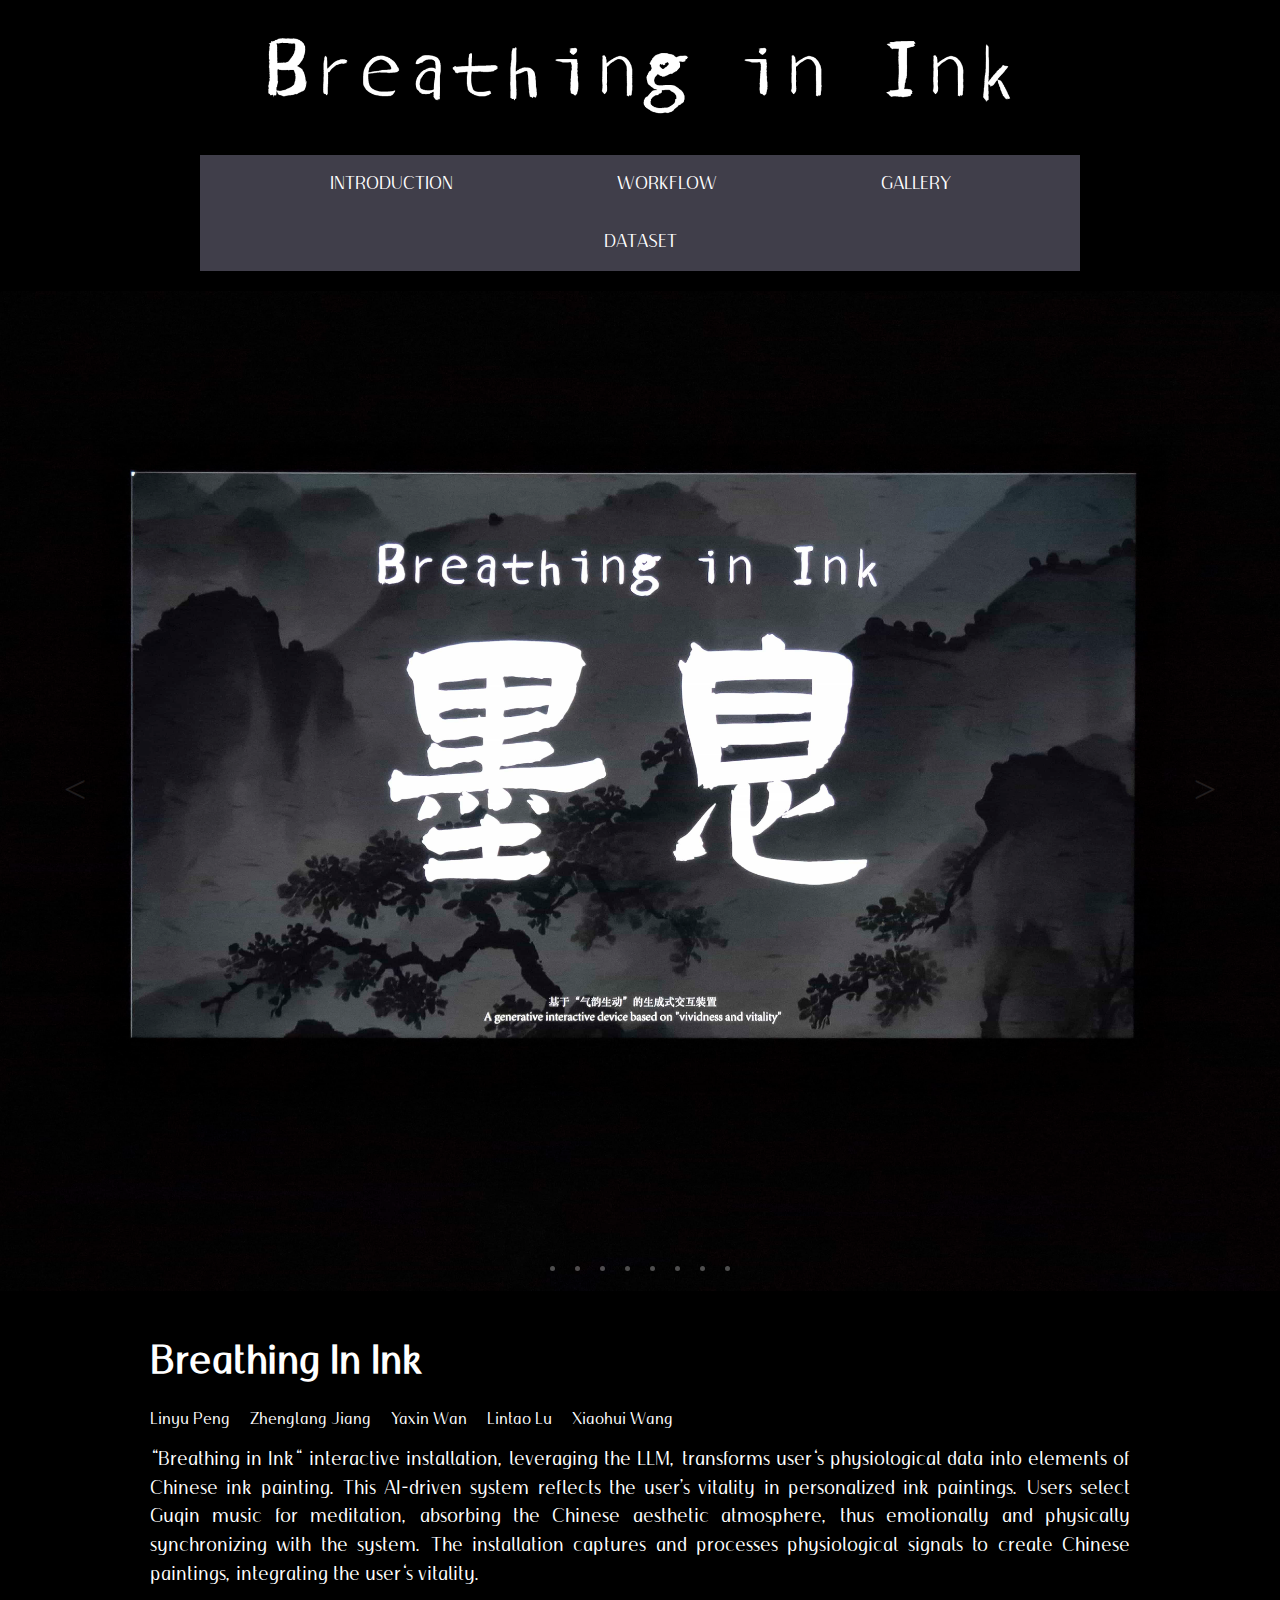
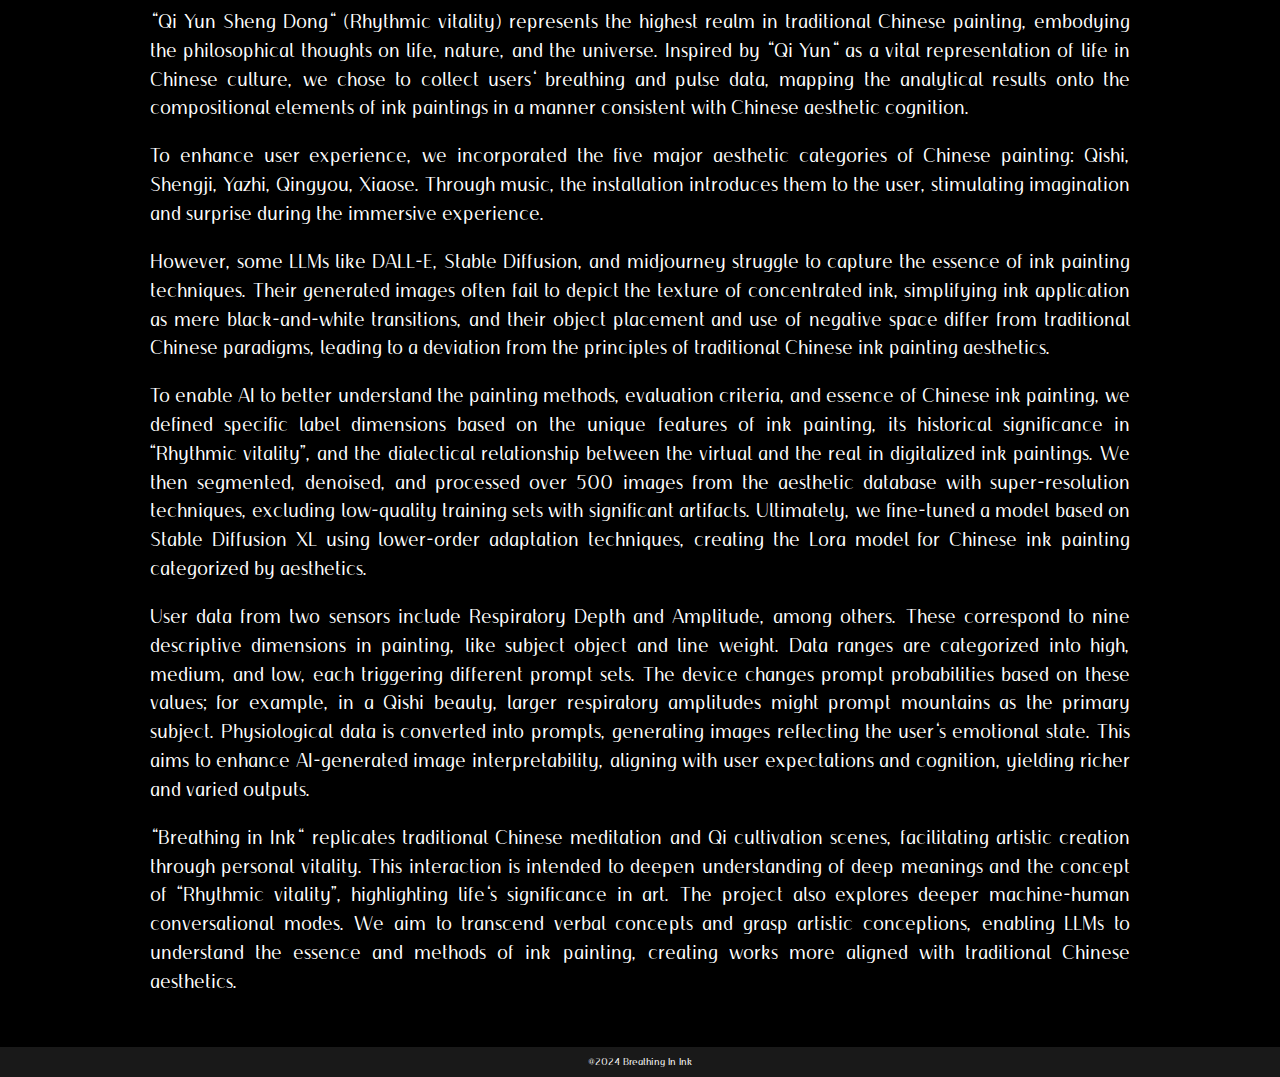
<file: index.html>
<!DOCTYPE html>
<html lang="en">
<head>
    <meta charset="UTF-8">
    <meta name="viewport" content="width=device-width, initial-scale=1.0">
    <title>Breathing In Ink</title>
    <link rel="stylesheet" href="./style.css">
    
</head>
<body>
    <div class="header">
        <img class="header-title" src="./img/title.png" alt="">
        <ul>
            <li><a href="./index.html">INTRODUCTION</a></li>
            <li><a href="./workflow.html">WORKFLOW</a></li>
            <li><a href="./gallery.html">GALLERY</a></li>
            <li><a href="./dataset.html">DATASET</a></li>
        </ul>
    </div>

    <div class="carousel">
        <div class="img-container">
            <img src="./img/img_1.JPG" alt="Image 1">
            <img src="./img/img_2.JPG" alt="Image 2">
            <img src="./img/img_3.JPG" alt="Image 3">
            <img src="./img/img_4.JPG" alt="Image 4">
            <img src="./img/img_5.JPG" alt="Image 5">
            <img src="./img/img_6.jpg" alt="Image 6">
            <img src="./img/img_7.jpg" alt="Image 7">
            <img src="./img/img_8.jpg" alt="Image 8">
            
        </div>

        <div class="shift">
            <div class="btn left" onclick="leftshift()">&lt;</div>
            <div class="btn right" onclick="rightshift()">&gt;</div>
        </div>

        <div class="bottom">
            <div class="indicator" onclick="setIndex(0)"></div>
            <div class="indicator" onclick="setIndex(1)"></div>
            <div class="indicator" onclick="setIndex(2)"></div>
            <div class="indicator" onclick="setIndex(3)"></div>
            <div class="indicator" onclick="setIndex(4)"></div>
            <div class="indicator" onclick="setIndex(5)"></div>
            <div class="indicator" onclick="setIndex(6)"></div>
            <div class="indicator" onclick="setIndex(7)"></div>
        </div>
    </div>
    
    <div class="main-container">
        <div class="text-content">
            <h2 >Breathing In Ink</h2>
            <p>Linyu Peng&nbsp;&nbsp;&nbsp;&nbsp;&nbsp;Zhenglang Jiang&nbsp;&nbsp;&nbsp;&nbsp;&nbsp;Yaxin Wan&nbsp;&nbsp;&nbsp;&nbsp;&nbsp;Lintao Lu&nbsp;&nbsp;&nbsp;&nbsp;&nbsp;Xiaohui Wang</p>
            <div class="text-introduction">
                <p>"Breathing in Ink" interactive installation, leveraging the LLM, transforms user's physiological data into elements of Chinese ink painting. This AI-driven system reflects the user’s vitality in personalized ink paintings. Users select Guqin music for meditation, absorbing the Chinese aesthetic atmosphere, thus emotionally and physically synchronizing with the system. The installation captures and processes physiological signals to create Chinese paintings, integrating the user's vitality.</p>
                <p>"Qi Yun Sheng Dong" (Rhythmic vitality) represents the highest realm in traditional Chinese painting, embodying the philosophical thoughts on life, nature, and the universe. Inspired by "Qi Yun" as a vital representation of life in Chinese culture, we chose to collect users' breathing and pulse data, mapping the analytical results onto the compositional elements of ink paintings in a manner consistent with Chinese aesthetic cognition.</p>
                <p>To enhance user experience, we incorporated the five major aesthetic categories of Chinese painting: Qishi, Shengji, Yazhi, Qingyou, Xiaose. Through music, the installation introduces them to the user, stimulating imagination and surprise during the immersive experience.</p>
                <p>However, some LLMs like DALL-E, Stable Diffusion, and midjourney struggle to capture the essence of ink painting techniques. Their generated images often fail to depict the texture of concentrated ink, simplifying ink application as mere black-and-white transitions, and their object placement and use of negative space differ from traditional Chinese paradigms, leading to a deviation from the principles of traditional Chinese ink painting aesthetics.</p>
                <p>To enable AI to better understand the painting methods, evaluation criteria, and essence of Chinese ink painting, we defined specific label dimensions based on the unique features of ink painting, its historical significance in “Rhythmic vitality”, and the dialectical relationship between the virtual and the real in digitalized ink paintings. We then segmented, denoised, and processed over 500 images from the aesthetic database with super-resolution techniques, excluding low-quality training sets with significant artifacts. Ultimately, we fine-tuned a model based on Stable Diffusion XL using lower-order adaptation techniques, creating the Lora model for Chinese ink painting categorized by aesthetics.</p>
                <p>User data from two sensors include Respiratory Depth and Amplitude, among others. These correspond to nine descriptive dimensions in painting, like subject object and line weight. Data ranges are categorized into high, medium, and low, each triggering different prompt sets. The device changes prompt probabilities based on these values; for example, in a Qishi beauty, larger respiratory amplitudes might prompt mountains as the primary subject. Physiological data is converted into prompts, generating images reflecting the user's emotional state. This aims to enhance AI-generated image interpretability, aligning with user expectations and cognition, yielding richer and varied outputs.</p>
                <p>"Breathing in Ink" replicates traditional Chinese meditation and Qi cultivation scenes, facilitating artistic creation through personal vitality. This interaction is intended to deepen understanding of deep meanings and the concept of “Rhythmic vitality”, highlighting life's significance in art. The project also explores deeper machine-human conversational modes. We aim to transcend verbal concepts and grasp artistic conceptions, enabling LLMs to understand the essence and methods of ink painting, creating works more aligned with traditional Chinese aesthetics.</p>

            </div>
        </div>
    </div>

    <div class="footer">

        <p>@2024 Breathing In Ink</p>

    </div>

    <script src="./js/slideshow.js"></script>
    
</body>
</html>
</file>
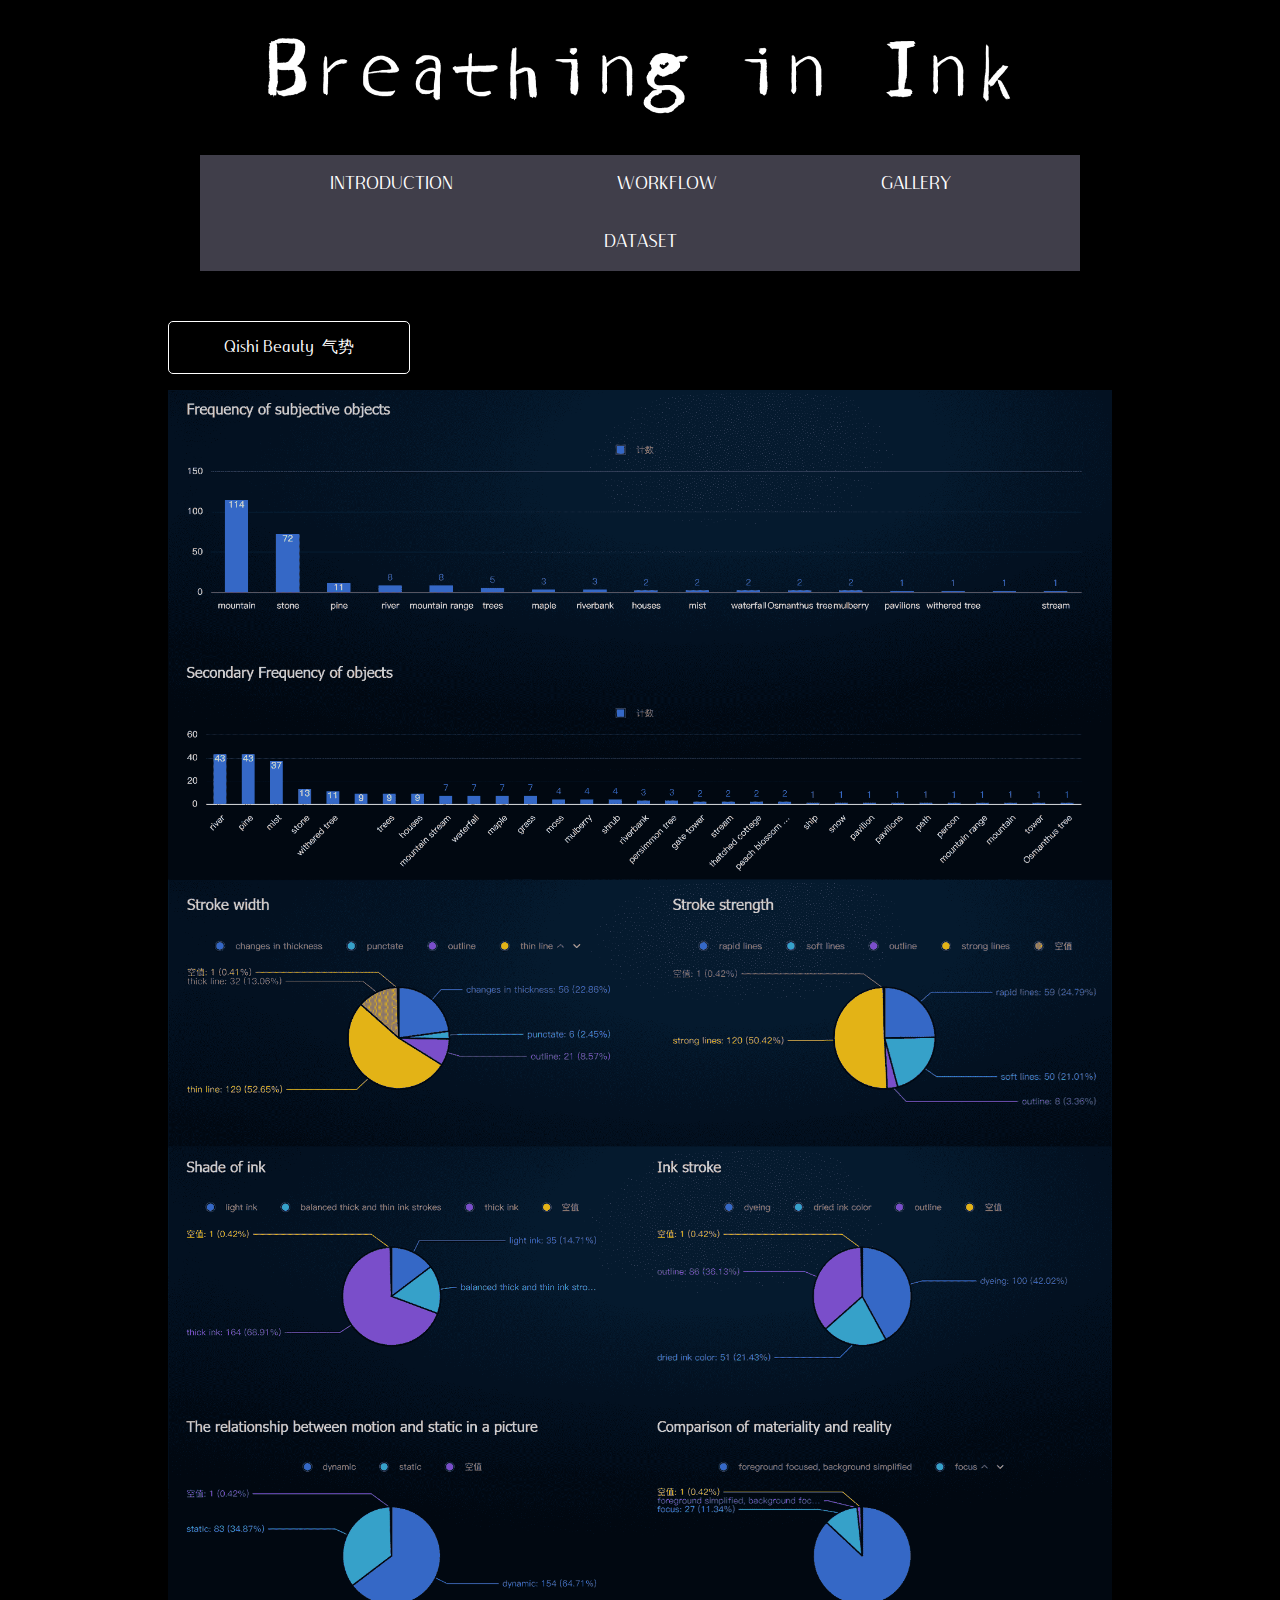
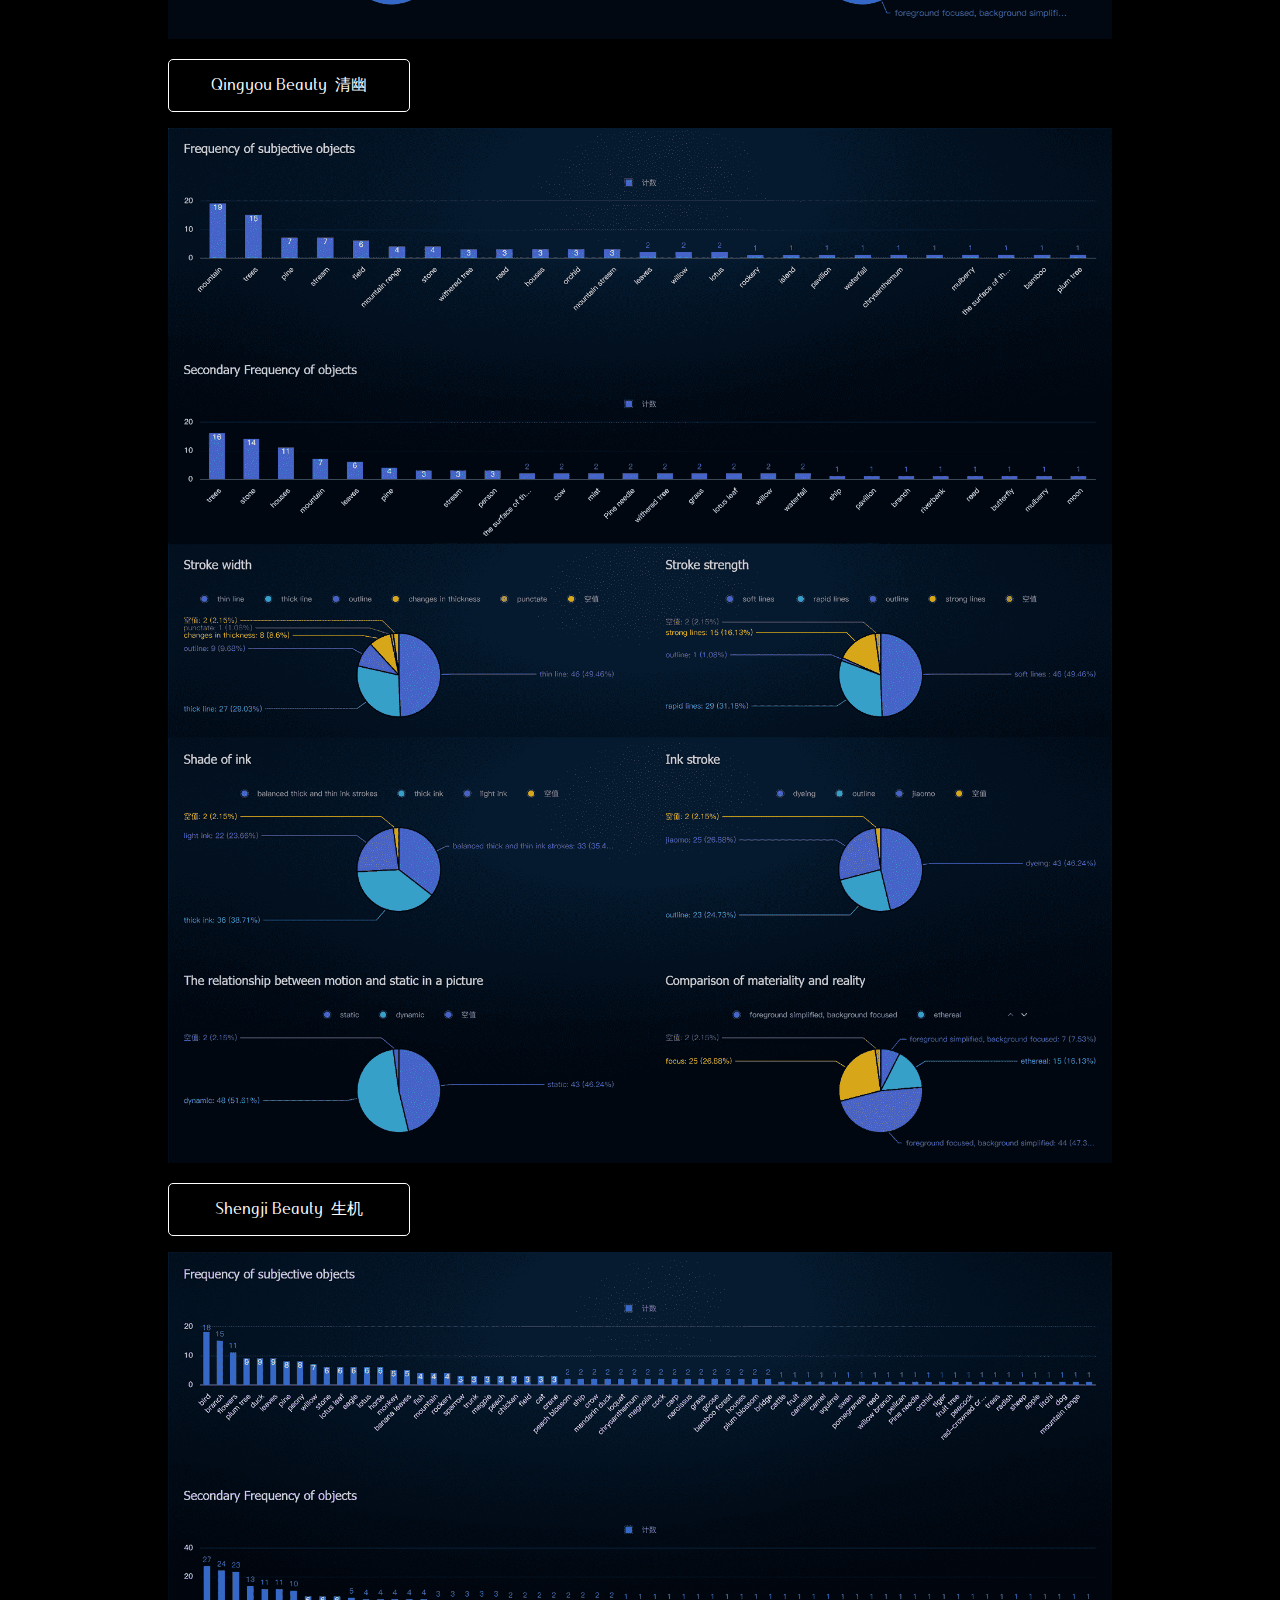
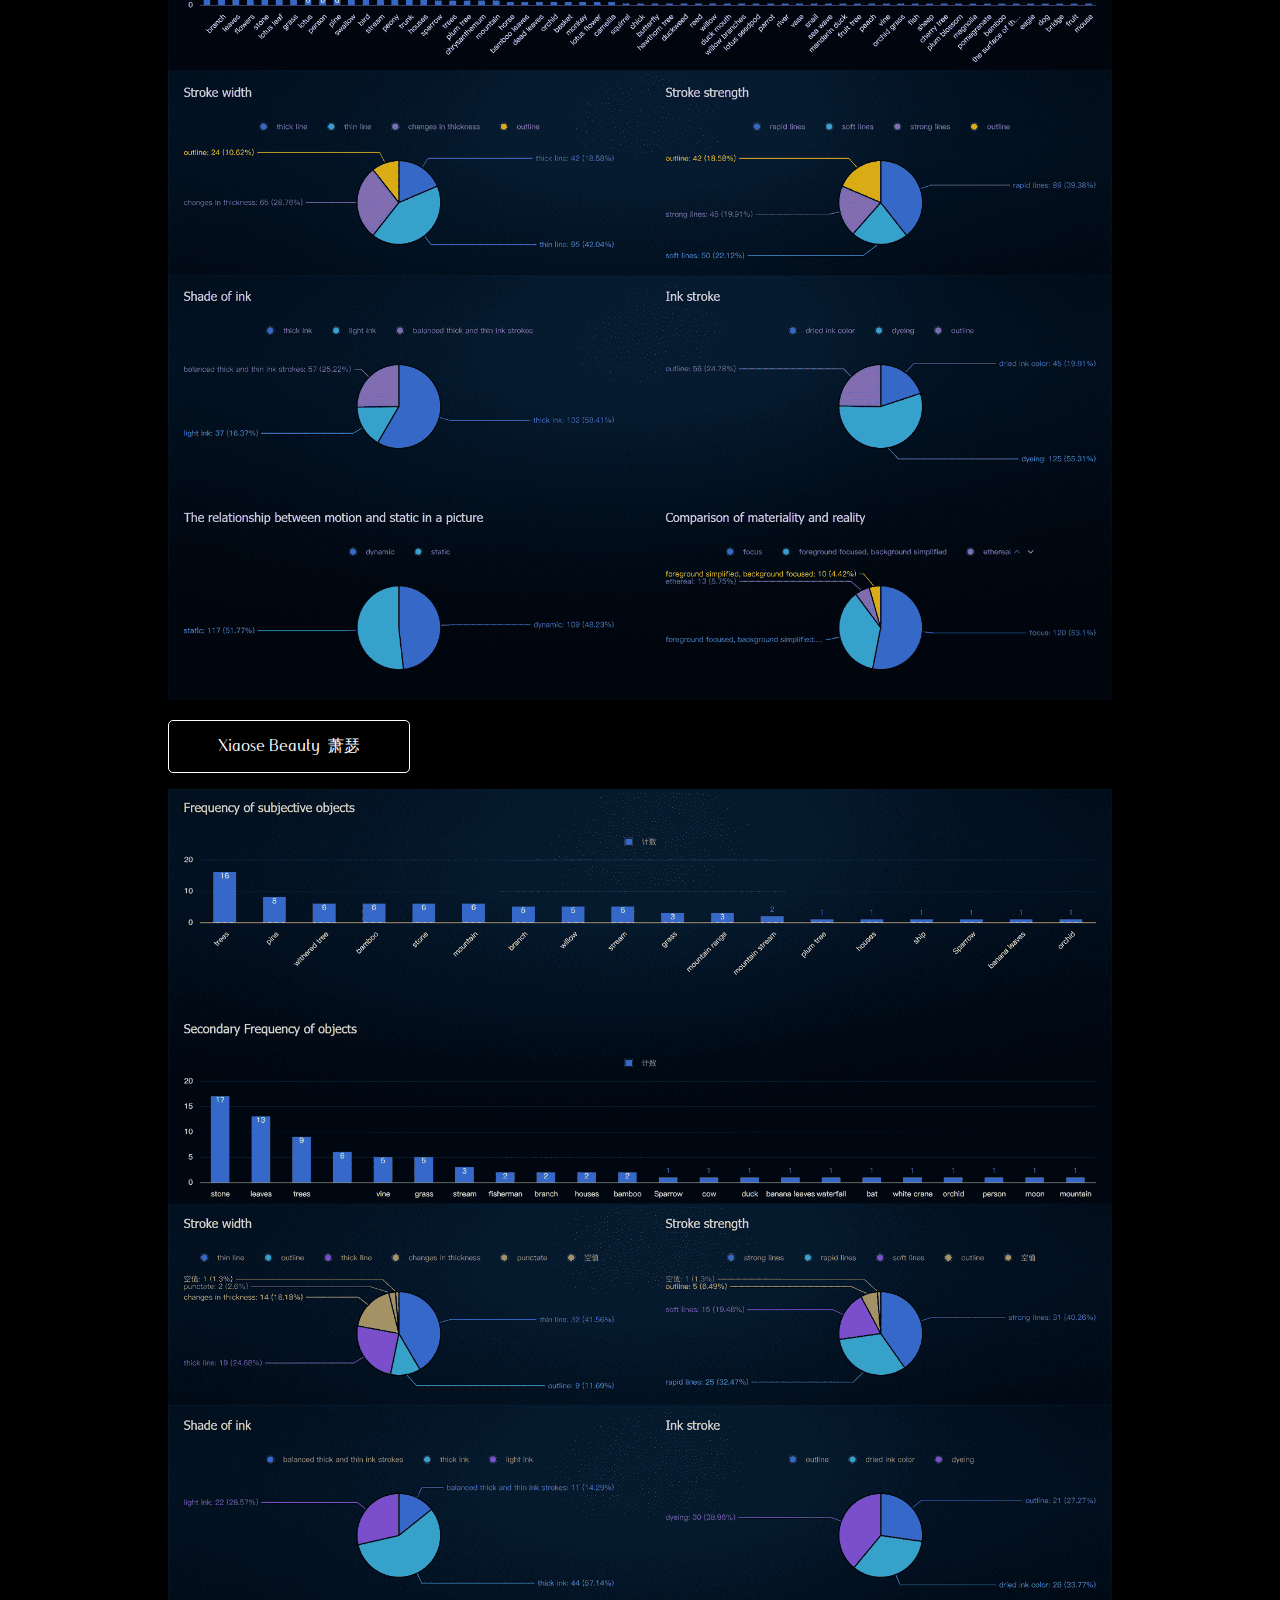
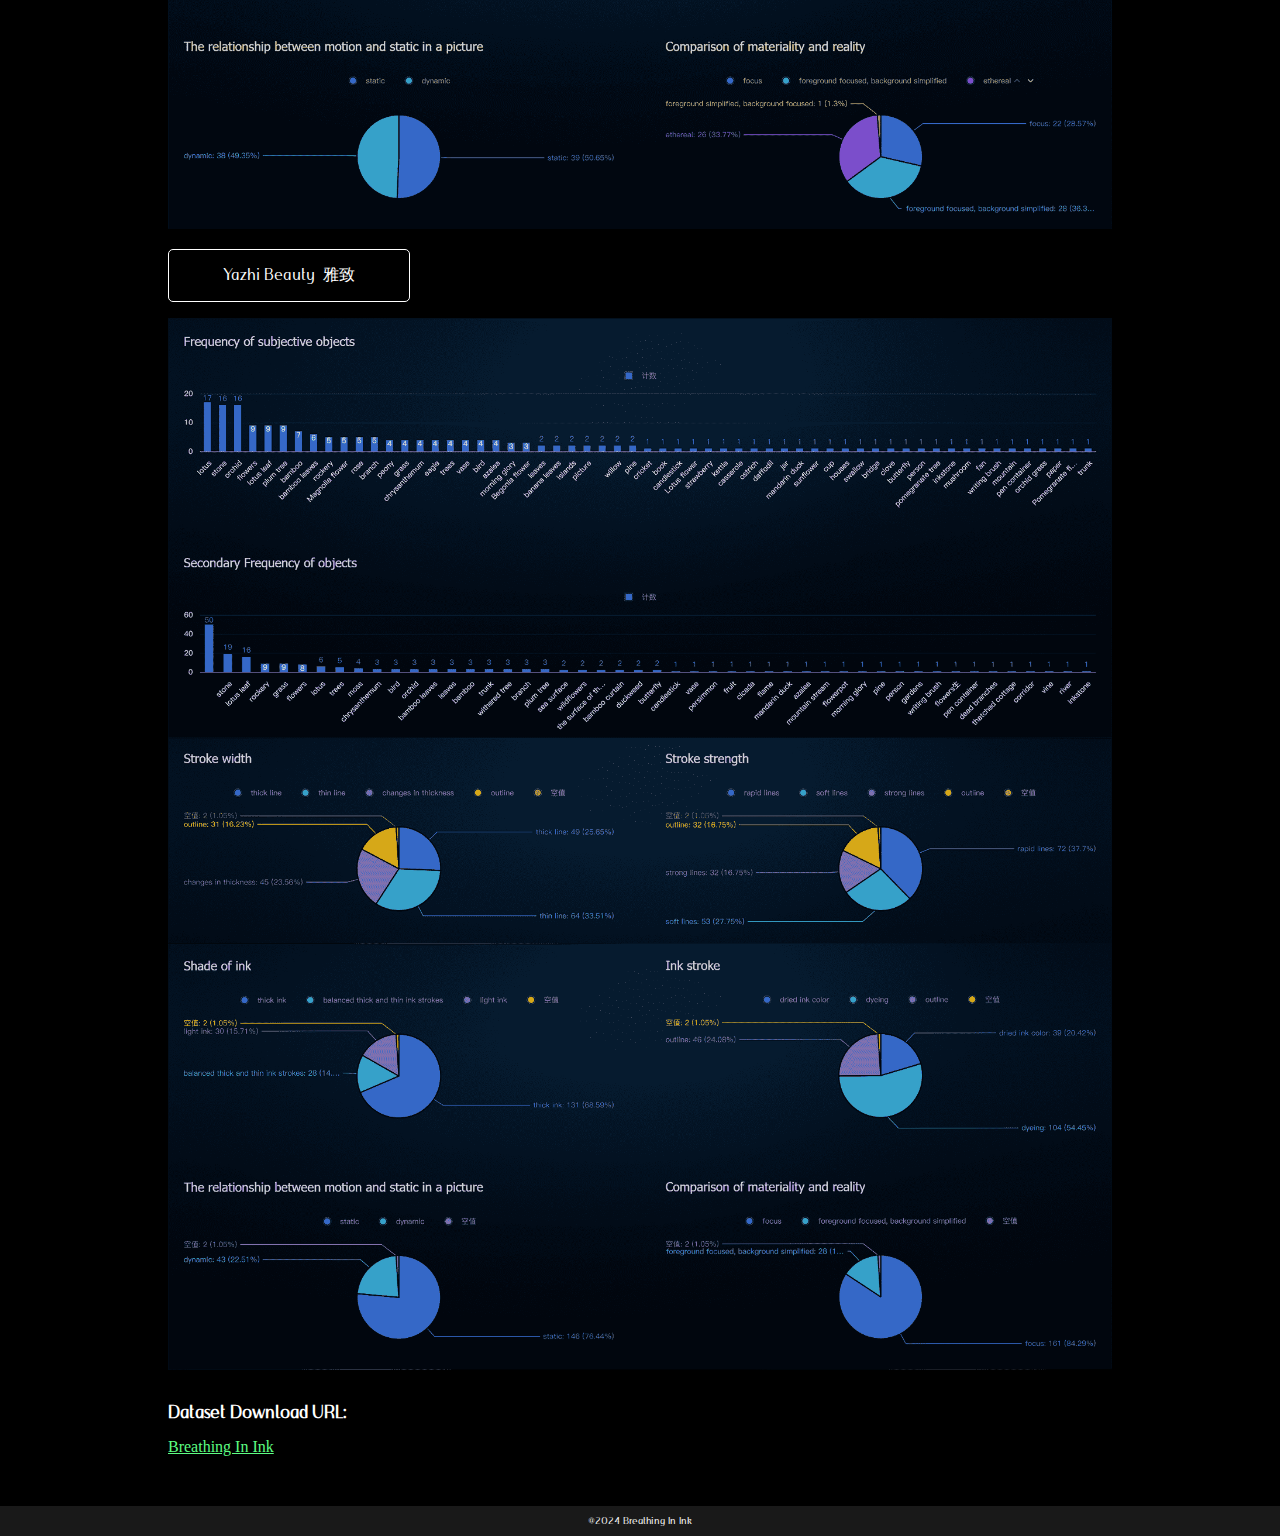
<file: dataset.html>
<!DOCTYPE html>
<html lang="en">
<head>
    <meta charset="UTF-8">
    <meta name="viewport" content="width=device-width, initial-scale=1.0">
    <title>Breathing In Ink</title>
    <link rel="stylesheet" href="./style.css">
</head>
<body>
    <div class="header">
        <img class="header-title" src="./img/title.png" alt="">
        <ul>
            <li><a href="./index.html">INTRODUCTION</a></li>
            <li><a href="./workflow.html">WORKFLOW</a></li>
            <li><a href="./gallery.html">GALLERY</a></li>
            <li><a href="./dataset.html">DATASET</a></li>
        </ul>
    </div>

    <div class="main-container">
        <div class="dataset-container">
            <p class="prompt">Qishi Beauty&nbsp;&nbsp气势</p>
            <img src="./img/img_1_qishi.png" alt="">
            <p class="prompt">Qingyou Beauty&nbsp;&nbsp清幽</p>
            <img src="./img/img_2_qingyou.png" alt="">
            <p class="prompt">Shengji Beauty&nbsp;&nbsp生机</p>
            <img src="./img/img_3_shengji.png" alt="">
            <p class="prompt">Xiaose Beauty&nbsp;&nbsp萧瑟</p>
            <img src="./img/img_4_xiaose.png" alt="">
            <p class="prompt">Yazhi Beauty&nbsp;&nbsp雅致</p>
            <img src="./img/img_5_yazhi.png" alt="">
        </div>
        <div class="download-url">
            <h3>Dataset Download URL:</h3>
            <a class="url" href="https://huggingface.co/datasets/J191/Breathing_in_Ink/blob/main/dataset.zip">Breathing In Ink</a>
        </div>
    </div>

    <div class="footer">

        <p>@2024 Breathing In Ink</p>

    </div>
</body>
</html>
</file>
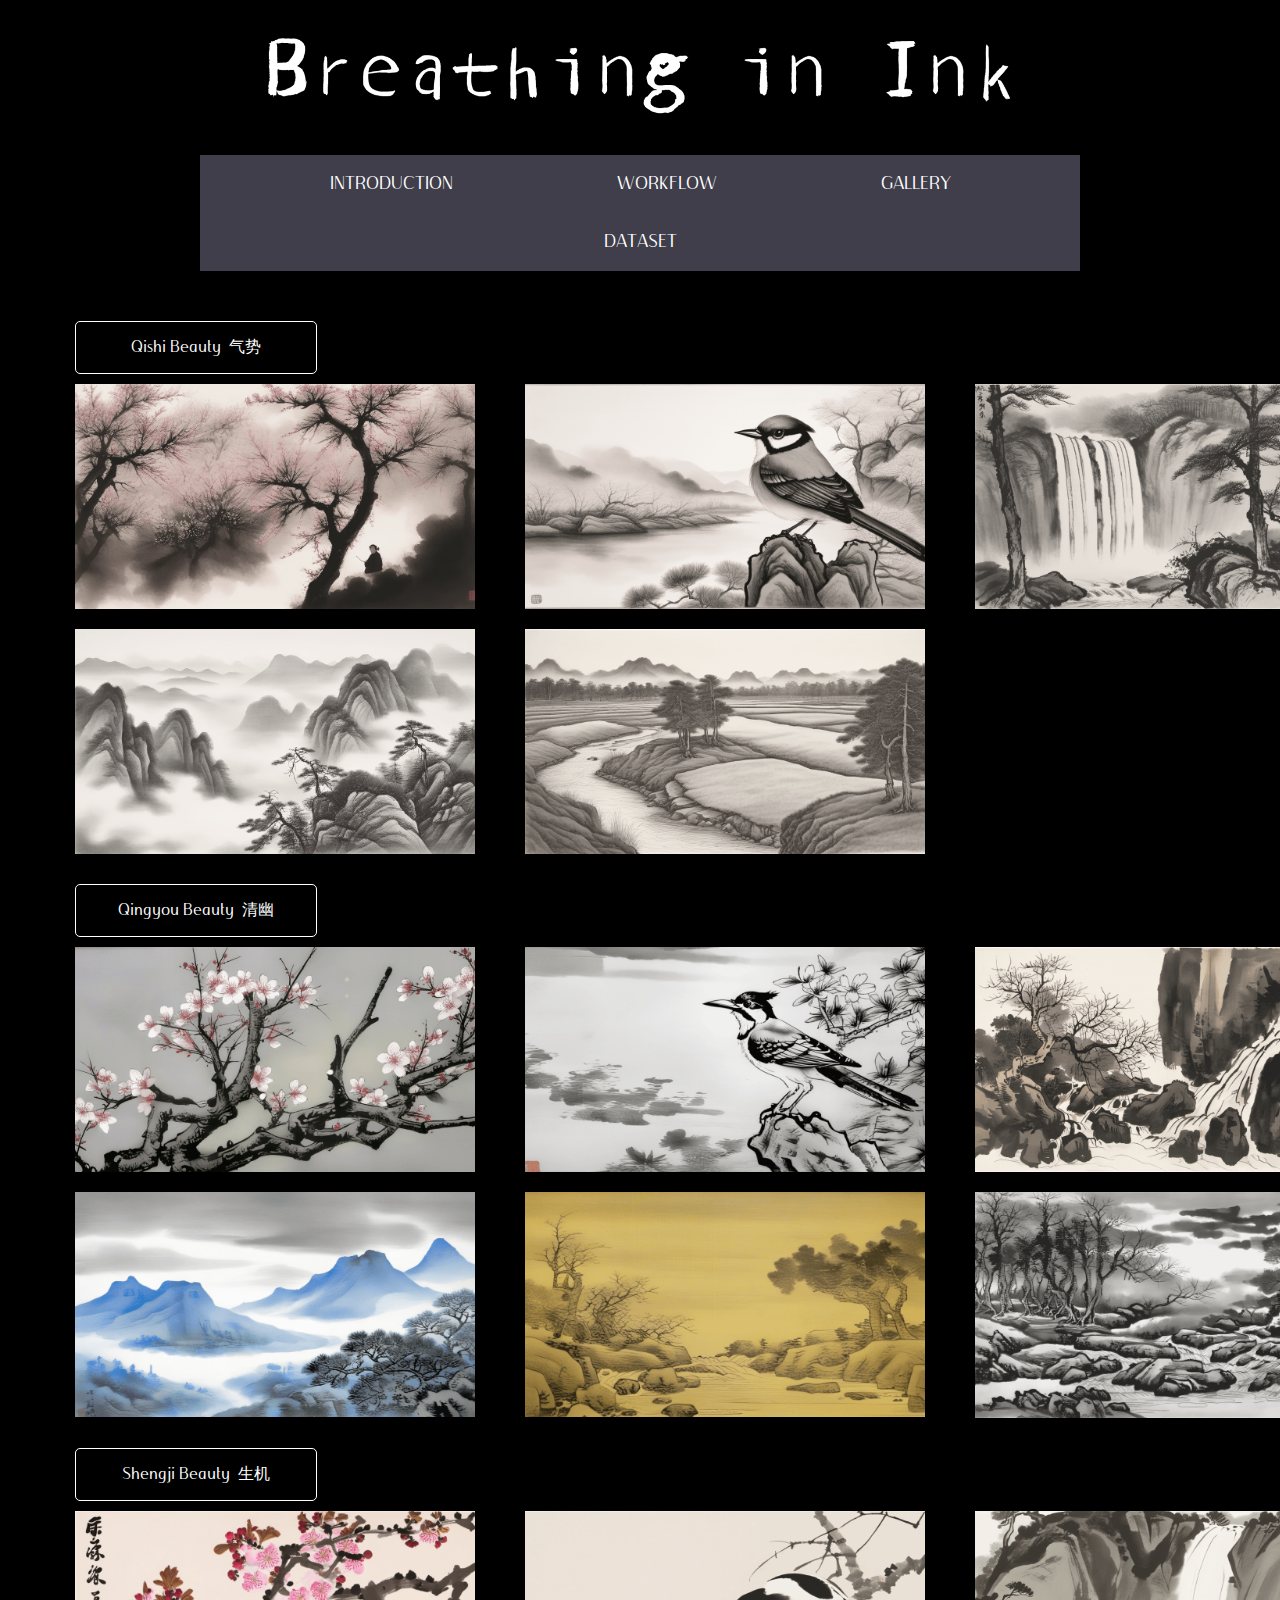
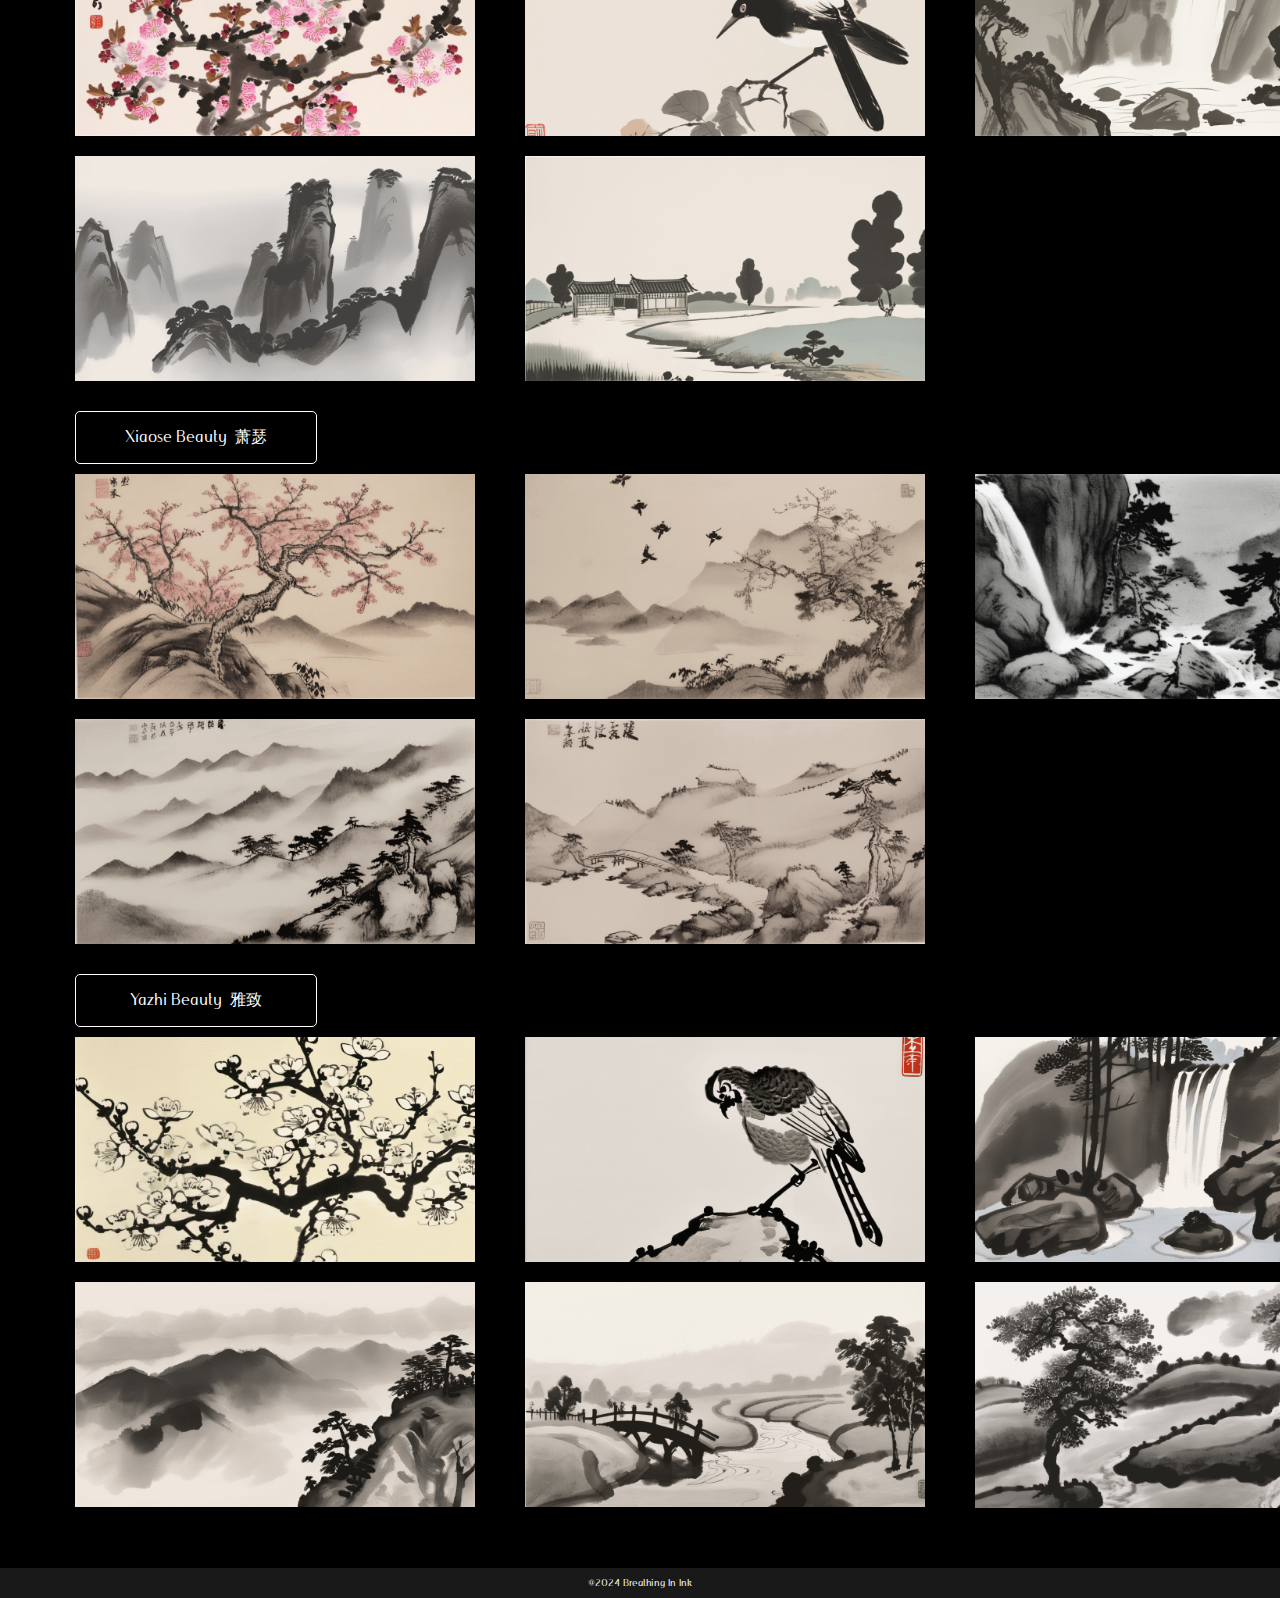
<file: gallery.html>
<!DOCTYPE html>
<html lang="en">
<head>
    <meta charset="UTF-8">
    <meta name="viewport" content="width=device-width, initial-scale=1.0">
    <title>Breathing In Ink</title>
    <link rel="stylesheet" href="./style.css">
</head>
<body>
    <div class="header">
        <img class="header-title" src="./img/title.png" alt="">
        <ul>
            <li><a href="./index.html">INTRODUCTION</a></li>
            <li><a href="./workflow.html">WORKFLOW</a></li>
            <li><a href="./gallery.html">GALLERY</a></li>
            <li><a href="./dataset.html">DATASET</a></li>
        </ul>
    </div>

    <div class="main-container">
        <div class="prompt-gallery">
            <p class="prompt">Qishi Beauty&nbsp;&nbsp气势</p>
            <div class="img-container">
                <img src="./img/gl/gl_qishi_1.png" alt="">
                <img src="./img/gl/gl_qishi_2.png" alt="">
                <img src="./img/gl/gl_qishi_3.png" alt="">
                <img src="./img/gl/gl_qishi_4.png" alt="">
                <img src="./img/gl/gl_qishi_5.png" alt="">
            </div>
        </div>
        <div class="prompt-gallery">
            <p class="prompt">Qingyou Beauty&nbsp;&nbsp清幽</p>
            <div class="img-container">
                <img src="./img/gl/gl_qingyou_1.png" alt="">
                <img src="./img/gl/gl_qingyou_2.png" alt="">
                <img src="./img/gl/gl_qingyou_3.png" alt="">
                <img src="./img/gl/gl_qingyou_4.png" alt="">
                <img src="./img/gl/gl_qingyou_5.png" alt="">
                <img src="./img/gl/gl_qingyou_6.png" alt="">
            </div>
        </div>
        <div class="prompt-gallery">
            <p class="prompt">Shengji Beauty&nbsp;&nbsp生机</p>
            <div class="img-container">
                <img src="./img/gl/gl_shengji_1.png" alt="">
                <img src="./img/gl/gl_shengji_2.png" alt="">
                <img src="./img/gl/gl_shengji_3.png" alt="">
                <img src="./img/gl/gl_shengji_4.png" alt="">
                <img src="./img/gl/gl_shengji_5.png" alt="">
            </div>
        </div>
        <div class="prompt-gallery">
            <p class="prompt">Xiaose Beauty&nbsp;&nbsp萧瑟</p>
            <div class="img-container">
                <img src="./img/gl/gl_xiaose_1.png" alt="">
                <img src="./img/gl/gl_xiaose_2.png" alt="">
                <img src="./img/gl/gl_xiaose_3.png" alt="">
                <img src="./img/gl/gl_xiaose_4.png" alt="">
                <img src="./img/gl/gl_xiaose_5.png" alt="">
            </div>
        </div>
        <div class="prompt-gallery">
            <p class="prompt">Yazhi Beauty&nbsp;&nbsp雅致</p>
            <div class="img-container">
                <img src="./img/gl/gl_yazhi_1.png" alt="">
                <img src="./img/gl/gl_yazhi_2.png" alt="">
                <img src="./img/gl/gl_yazhi_3.png" alt="">
                <img src="./img/gl/gl_yazhi_4.png" alt="">
                <img src="./img/gl/gl_yazhi_5.png" alt="">
                <img src="./img/gl/gl_yazhi_6.png" alt="">
            </div>
        </div>
        
    </div>

    <div class="footer">

        <p>@2024 Breathing In Ink</p>

    </div>
</body>
</html>
</file>
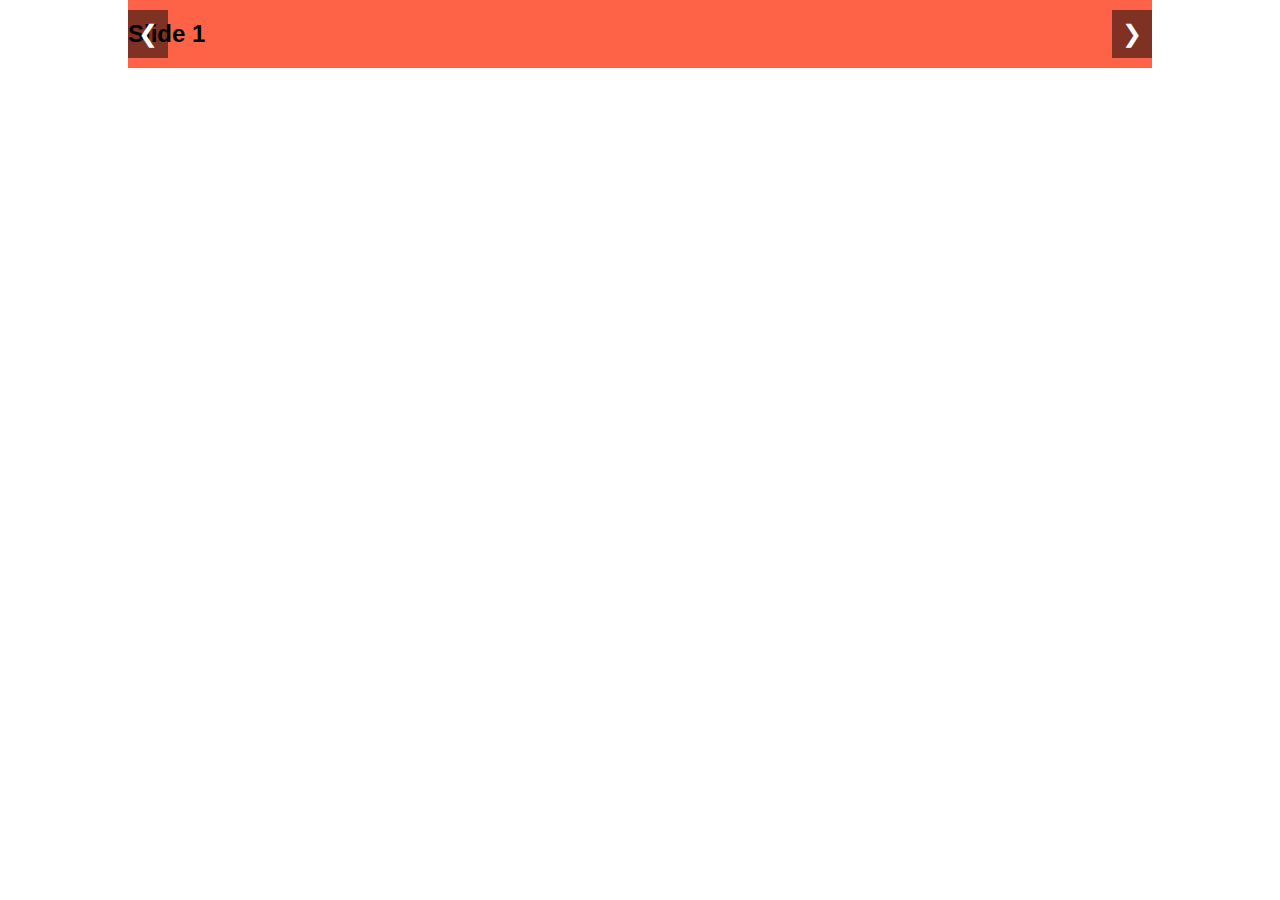
<file: test.htm>
<!DOCTYPE html>
<html lang="en">
<head>
  <meta charset="UTF-8">
  <meta name="viewport" content="width=device-width, initial-scale=1.0">
  <title>轮播图</title>
  <style>
    body {
      margin: 0;
      font-family: Arial, sans-serif;
    }

    .carousel-container {
      width: 80%;
      margin: auto;
      overflow: hidden;
      position: relative;
    }

    .carousel-slide {
      display: flex;
      transition: transform 0.5s ease-in-out;
    }

    .carousel-item {
      min-width: 100%;
      box-sizing: border-box;
    }

    .carousel-btn {
      position: absolute;
      top: 50%;
      transform: translateY(-50%);
      cursor: pointer;
      font-size: 24px;
      color: white;
      background-color: rgba(0, 0, 0, 0.5);
      border: none;
      padding: 10px;
      outline: none;
    }

    .carousel-btn-left {
      left: 0;
    }

    .carousel-btn-right {
      right: 0;
    }
  </style>
</head>
<body>

<div class="carousel-container">
  <div class="carousel-slide">
    <div class="carousel-item" style="background-color: #ff6347;">
      <h2>Slide 1</h2>
    </div>
    <div class="carousel-item" style="background-color: #00bfff;">
      <h2>Slide 2</h2>
    </div>
    <div class="carousel-item" style="background-color: #98fb98;">
      <h2>Slide 3</h2>
    </div>
  </div>
  <button class="carousel-btn carousel-btn-left" onclick="prevSlide()">&#10094;</button>
  <button class="carousel-btn carousel-btn-right" onclick="nextSlide()">&#10095;</button>
</div>

<script>
  let currentIndex = 0;

  function showSlide(index) {
    const slides = document.querySelector('.carousel-slide');
    const totalSlides = document.querySelectorAll('.carousel-item').length;

    if (index >= totalSlides) {
      currentIndex = 0;
    } else if (index < 0) {
      currentIndex = totalSlides - 1;
    } else {
      currentIndex = index;
    }

    const translateValue = -currentIndex * 100 + '%';
    slides.style.transform = 'translateX(' + translateValue + ')';
  }

  function prevSlide() {
    showSlide(currentIndex - 1);
  }

  function nextSlide() {
    showSlide(currentIndex + 1);
  }

  // 自动播放，每隔 3 秒切换一次
  setInterval(function() {
    nextSlide();
  }, 3000);
</script>

</body>
</html>
</file>
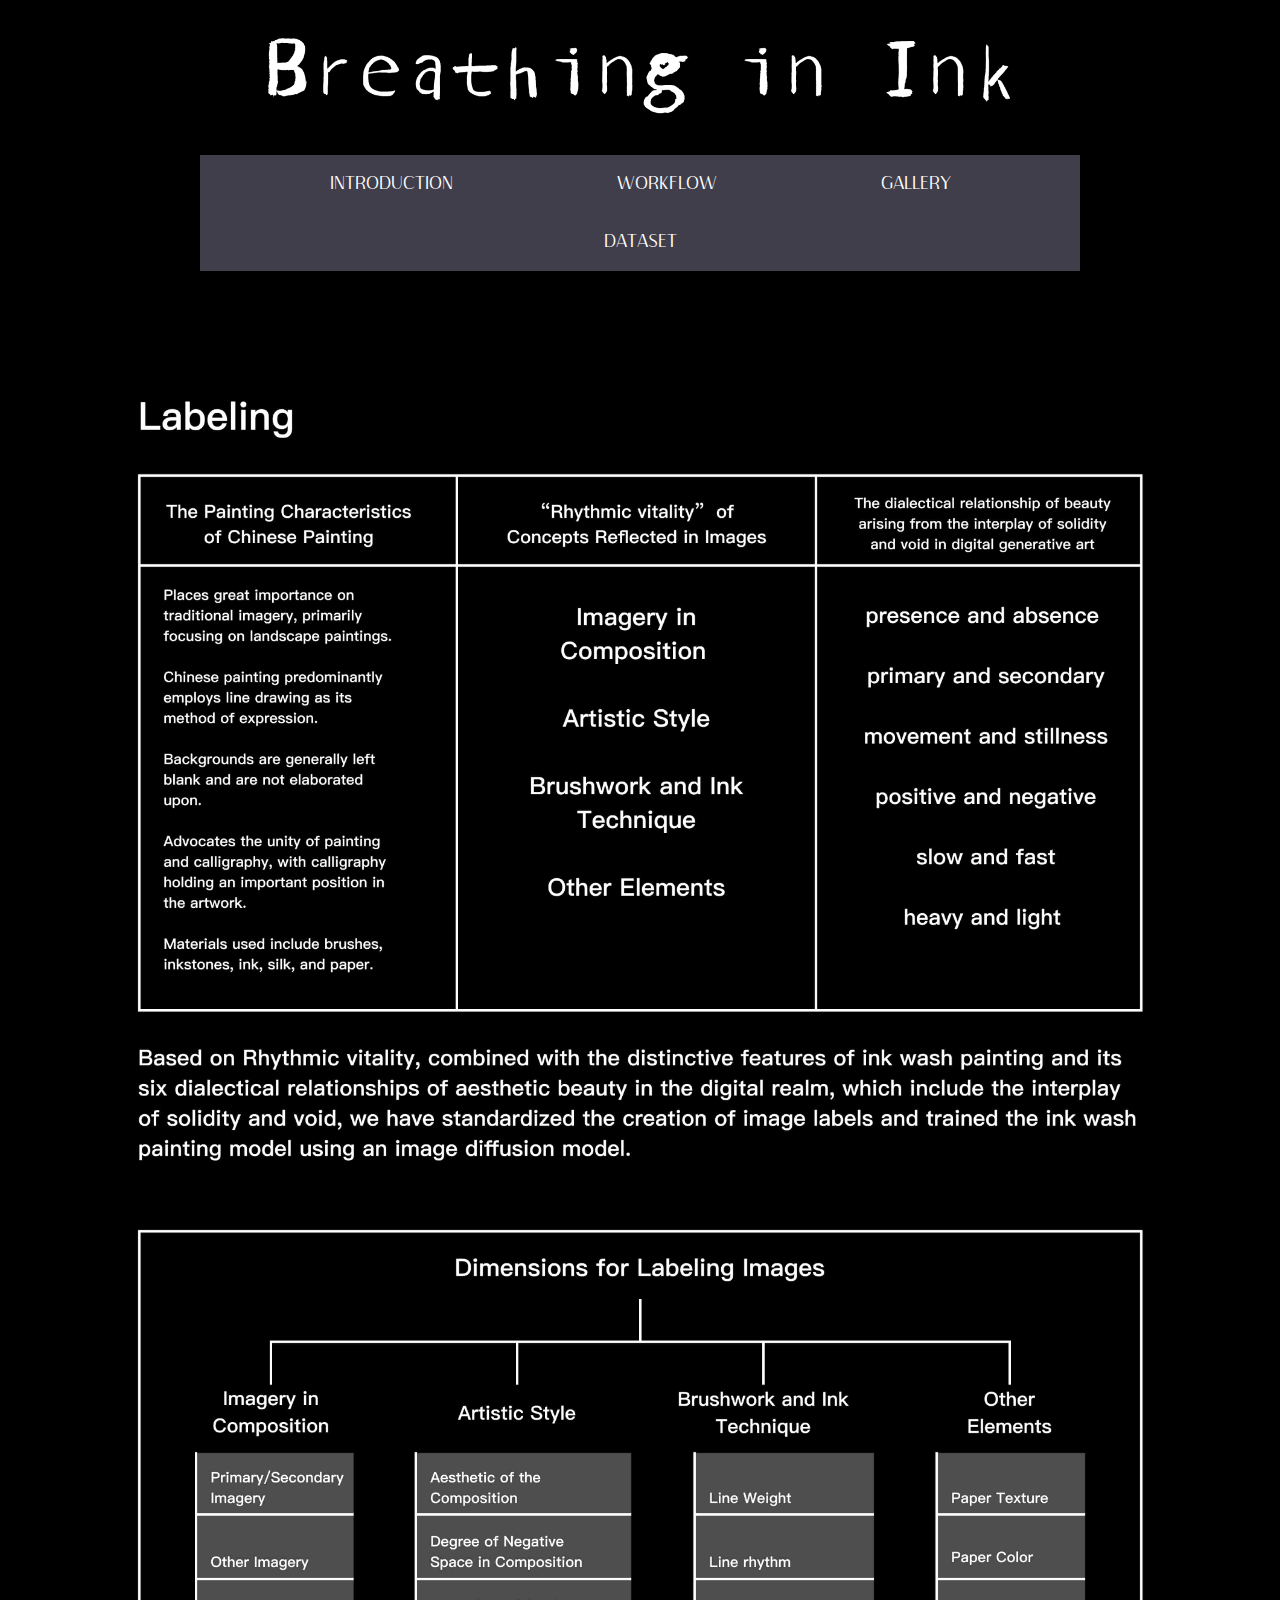
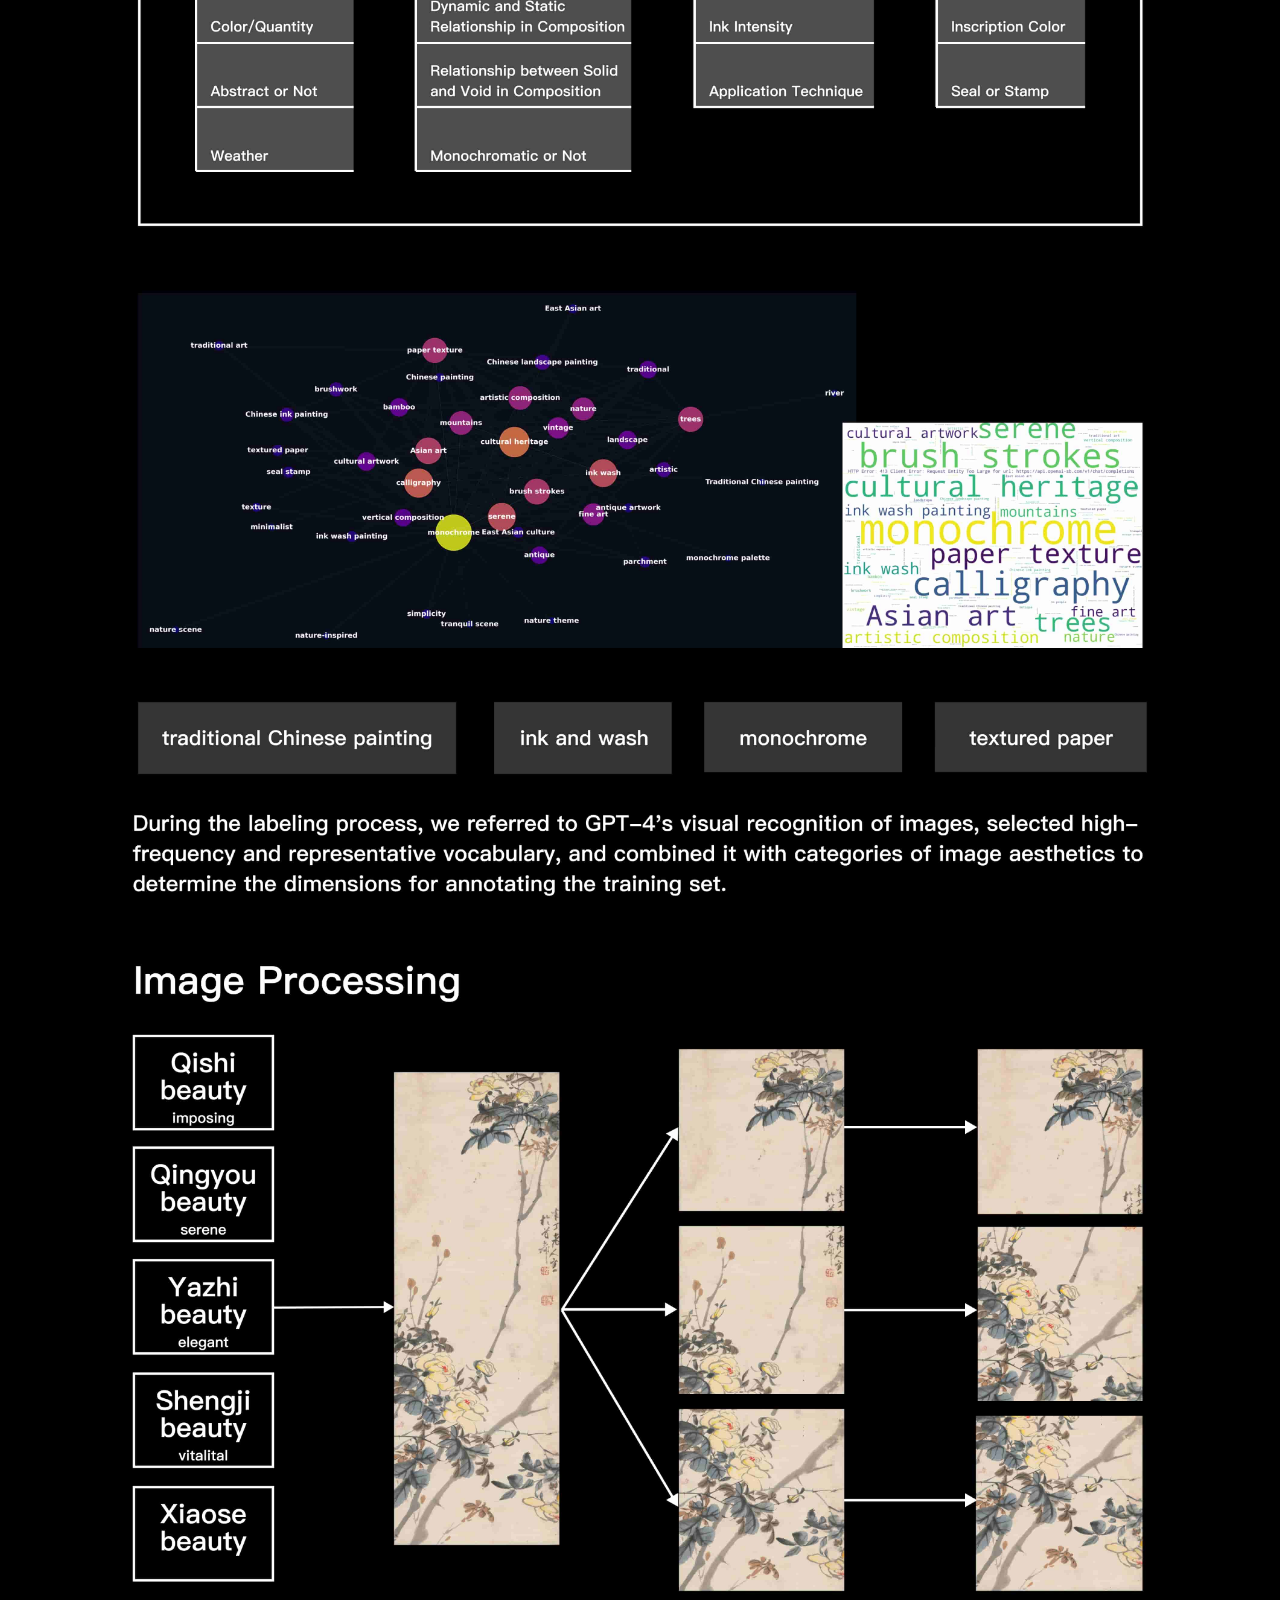
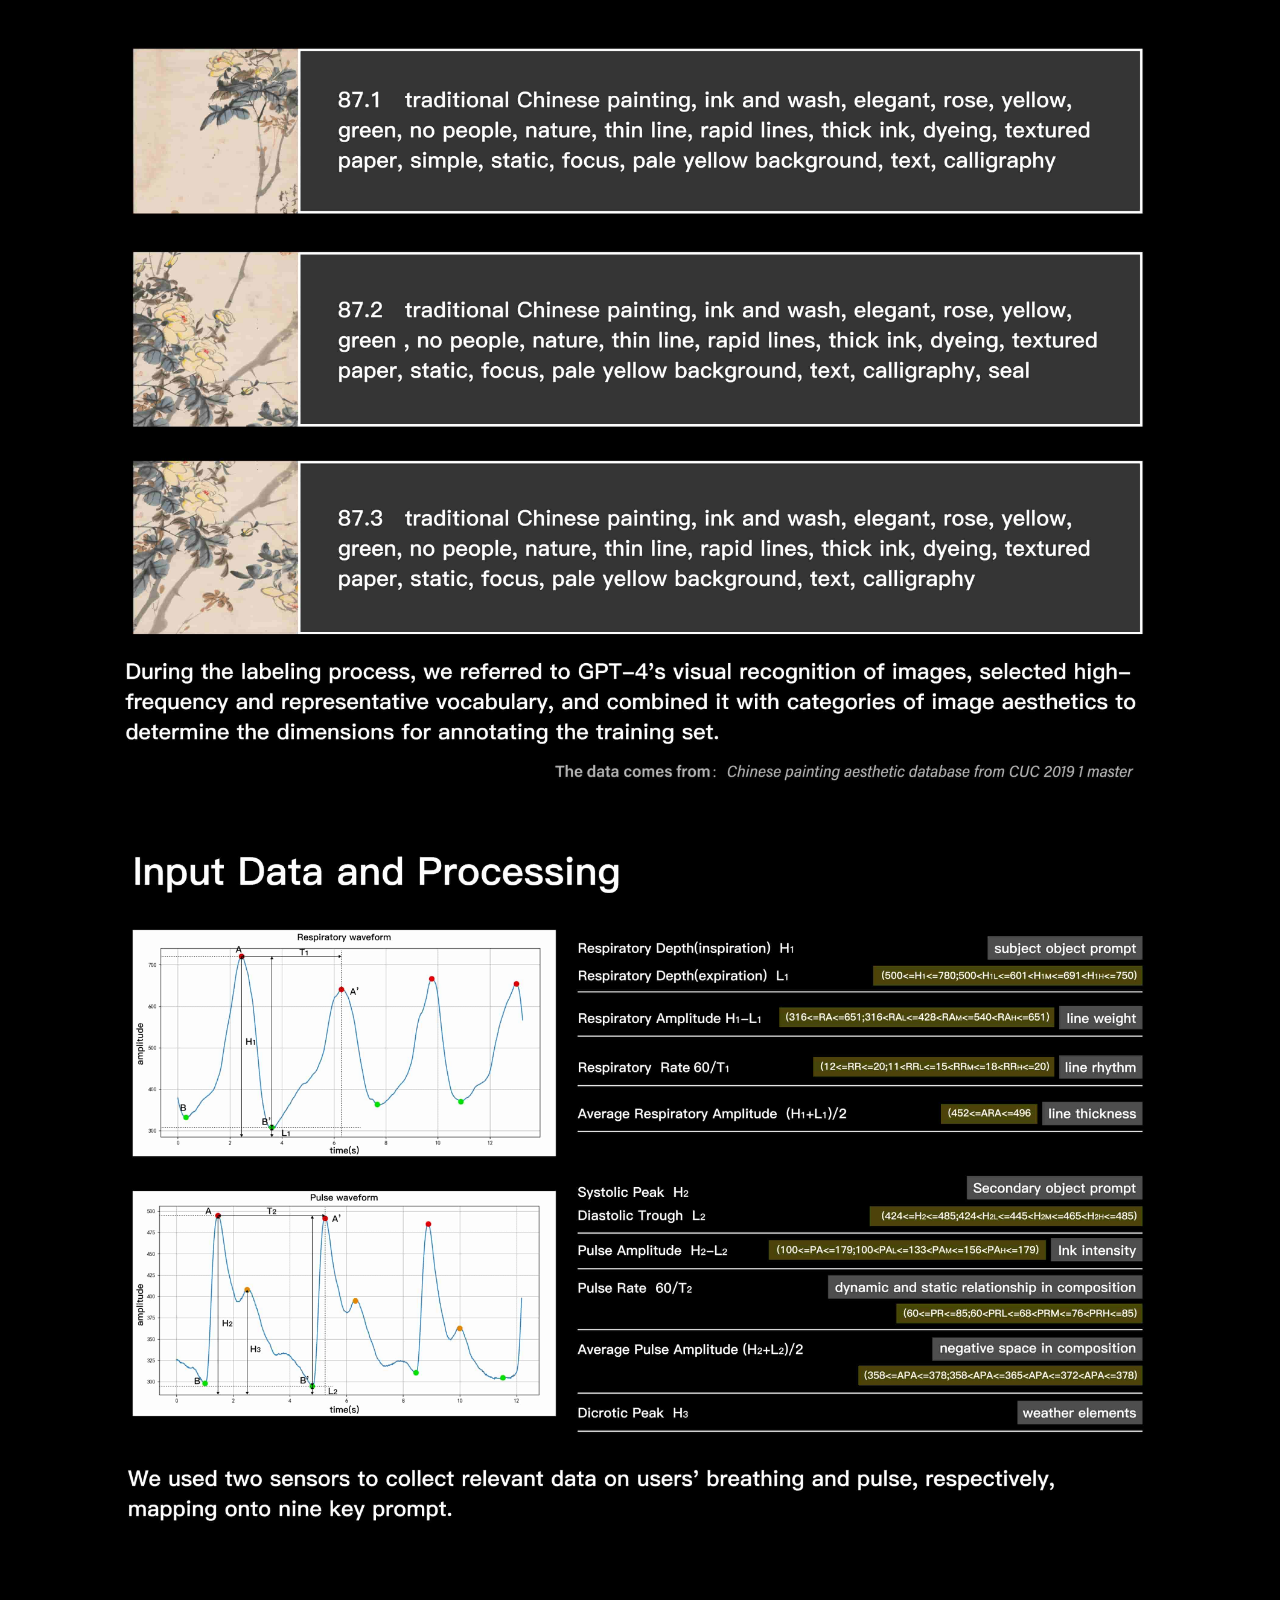
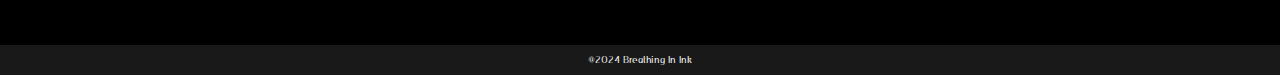
<file: workflow.html>
<!DOCTYPE html>
<html lang="en">
<head>
    <meta charset="UTF-8">
    <meta name="viewport" content="width=device-width, initial-scale=1.0">
    <title>Breathing In Ink</title>
    <link rel="stylesheet" href="./style.css">
</head>
<body>
    <div class="header">
        <img class="header-title" src="./img/title.png" alt="">
        <ul>
            <li><a href="./index.html">INTRODUCTION</a></li>
            <li><a href="./workflow.html">WORKFLOW</a></li>
            <li><a href="./gallery.html">GALLERY</a></li>
            <li><a href="./dataset.html">DATASET</a></li>
        </ul>
    </div>

    <div class="main-container">
        <div class="workflow">
            <img src="./img/img_workflow.jpg">
        </div>

    </div>

    <div class="footer">

        <p>@2024 Breathing In Ink</p>

    </div>
</body>
</html>
</file>
<file: style.css>
@font-face {
    font-family: 'Ashfina';
    src: url("./font/Ashfiana\ Regular.otf");
}


body{
    background-color: black;
    margin: 0px;
}
p{
    color: white;
    font-family: Ashfina ;
}
h2{
    color: white;
    font-family: Ashfina ;
    font-size: 2.5em;
}
h3{
    color: white;
    font-family: Ashfina ;
    font-size: 1.1em;
}
/* -------------------Header----------------------- */
.header{
    text-align: center;
}
.header .header-title{
    margin: 20px 0;
    width: 60%;
    object-fit: cover;
}
.header .header-title img{
    width: 100%;
    object-fit: cover;
}
.header ul{
    list-style: none;
    margin: 10px 200px;
    padding: 0;
    background-color: #403E4A;
}
.header ul li{
    display: inline-block;
    padding: 20px 60px;
}
.header ul li a{
    padding: 20px 20px;
    color: white;
    text-decoration: none;
    font-family: Ashfina ;
    font-size: 1.1em;
}
.header ul li:hover{
    background-color: #26252C;
}
/* -------------------Carousel----------------------- */
.carousel{
    width: 100%;
    height: 1000px;
    position: relative;
    overflow: hidden;
    margin: 20px 0;
}
.carousel .img-container{
    
    height: 100%;
    position: relative;
    left: 0;

    display: flex;

    transition: 2s;
    transition-timing-function: ease-in-out;
     
}
.carousel .img-container img{  
    width: 100%;
    height: 100%;
    flex-shrink: 0;
    object-fit: cover;
}

.carousel .shift .btn{
    position: absolute;
    top: 0;
    bottom: 0;
    margin: auto 0;

    color: white;
    width: 50px;
    height: 50px;

    font-size: 40px;
    text-align: center;
    stroke-width: 20%;

    opacity: 0.1;

}
.carousel .shift .left{
    left: 50px;
}
.carousel .shift .right{
    right: 50px;
}
.carousel .bottom {
    display: flex;
    /* 设置点之间的间距 */
    gap: 20px;

    /* 设置点的定位 */
    position: absolute;
    bottom: 20px;
    width: max-content;
    left: 0;
    right: 0;
    margin: 0 auto;

}
.carousel .bottom .indicator {
    height: 5px;
    width: 5px;
    border-radius: 2.5px;

    background-color: white;

    cursor: pointer;

    opacity: 0.3;
}

.carousel:hover .bottom .indicator{
    opacity: 0.7;
}
.carousel:hover .shift .btn{
    opacity: 0.7;
}
/* -------------------Main----------------------- */
.main-container {
    margin: 50px;
}
.main-container .text-content{
    margin: 0 100px;
}
.main-container .text-introduction {
    /* margin: 0 10%; */
    line-height: 1.5em;
    font-size: 1.2em;
    text-align: justify;
}
/* .main-container .video-content {
    width: 100%;
    height: 100%;
}
.main-container .video-content .videoElement{
    object-fit: fill;
} */
/* -------------------Workflow----------------------- */
.main-container .workflow img{
    width: 100%;
}
/* -------------------Gallery----------------------- */
.prompt-gallery {
    margin:20px 0;
}
.prompt-gallery .prompt{
    margin: 0 25px;
    padding: 15px 20px;
    width: 200px;
    border: 1px solid white;
    border-radius: 5px;
    text-align: center;
}
.prompt-gallery .img-container {
    display: grid;
    grid-template-columns: 1fr 1fr 1fr;
    grid-template-rows: 1fr;
}
.prompt-gallery img{
    width: 400px;
    padding: 10px 25px;
    object-fit: cover;
}
/* -------------------Dataset--------------------  */
.dataset-container {
    margin: 0 10%;
}
.dataset-container img{
    width: 100%;
    height: auto;
}
.dataset-container .prompt{
    padding: 15px 20px;
    width: 200px;
    border: 1px solid white;
    border-radius: 5px;
    text-align: center;
}
.main-container .download-url{
    margin: 30px 10%;
}
.main-container .download-url .url{
    color: rgb(93, 253, 131);
}
/* -------------------Footer--------------------  */
.footer{
    background-color: #191919;
}
.footer p{
    color: white;
    text-align: center;
    font-size: 10px;
    margin: 0;
    padding: 10px 0;
}
</file>
